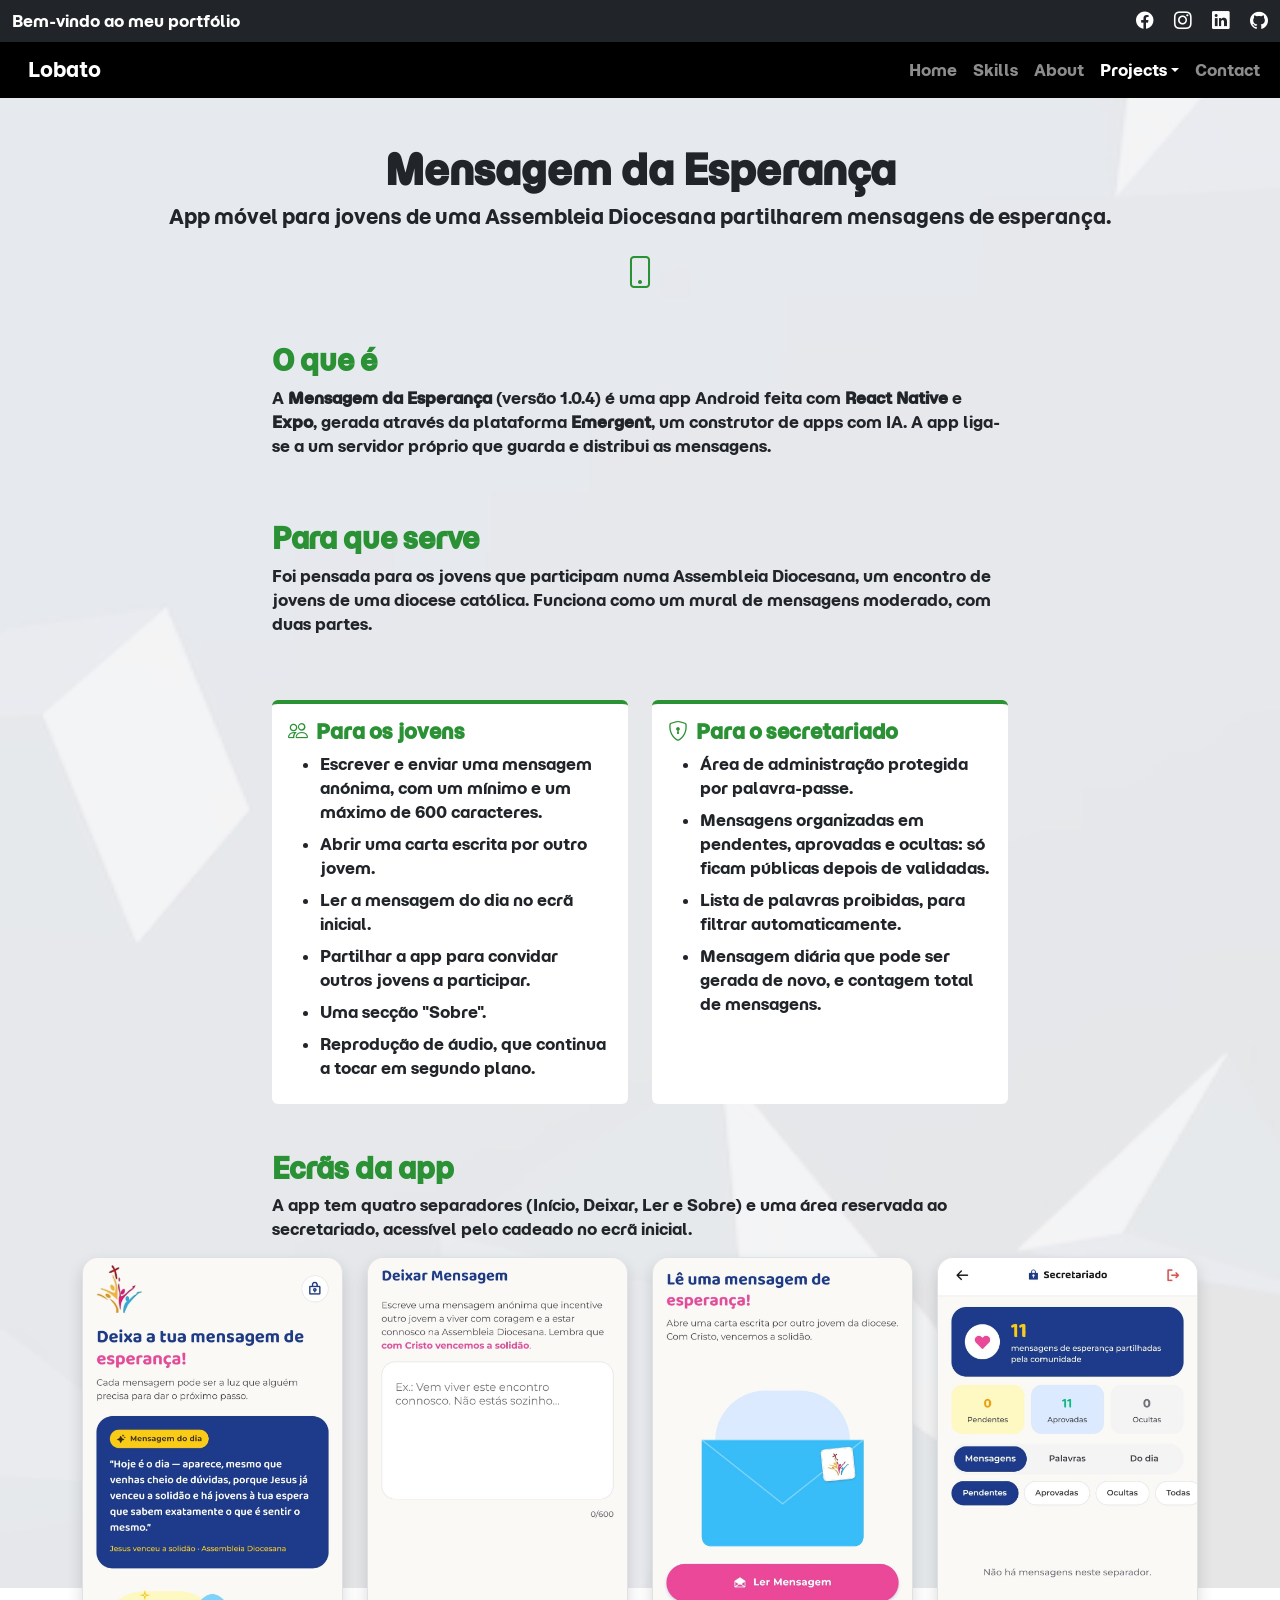
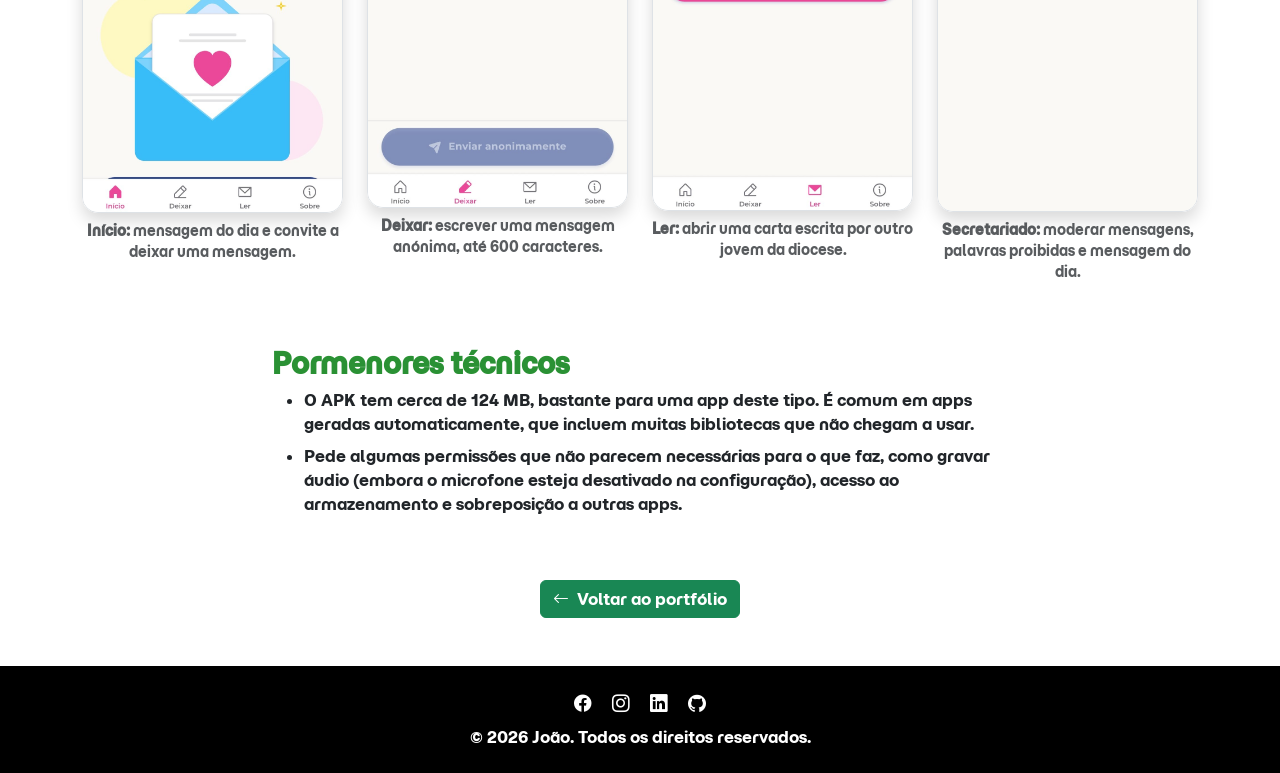
<file: MensagemDaEsperanca.html>
<!doctype html>
<html lang="pt">
  <head>
    <title>Mensagem da Esperança | My Portfolio</title>
    <!-- Required meta tags -->
    <meta charset="utf-8" />
    <meta
      name="viewport"
      content="width=device-width, initial-scale=1, shrink-to-fit=no"
    />

    <!-- Bootstrap CSS -->
    <link
      href="https://cdn.jsdelivr.net/npm/bootstrap@5.3.3/dist/css/bootstrap.min.css"
      rel="stylesheet"
      integrity="sha384-QWTKZyjpPEjISv5WaRU9OFeRpok6YctnYmDr5pNlyT2bRjXh0JMhjY6hW+ALEwIH"
      crossorigin="anonymous"
    />

    <!-- Bootstrap Icons -->
    <link
      rel="stylesheet"
      href="https://cdn.jsdelivr.net/npm/bootstrap-icons@1.11.3/font/bootstrap-icons.min.css"
    />

    <!-- Google Fonts CSS -->
    <link rel="preconnect" href="https://fonts.googleapis.com" />
    <link rel="preconnect" href="https://fonts.gstatic.com" crossorigin />
    <link
      href="https://fonts.googleapis.com/css2?family=Momo+Trust+Display&display=swap"
      rel="stylesheet"
    />
    <link
      href="https://fonts.googleapis.com/css2?family=Kalam:wght@400;700&display=swap"
      rel="stylesheet"
    />

    <!-- Main CSS -->
    <link rel="stylesheet" href="css/main.css" />
  </head>
  <body>
    <header id="top">
      <!-- barra de topo + navbar -->
      <div class="top-bar bg-dark text-white py-2">
        <div
          class="container-fluid d-flex flex-column flex-md-row justify-content-between align-items-center"
        >
          <span>Bem-vindo ao meu portfólio</span>

          <div class="social">
            <a
              href="https://www.facebook.com/?locale=pt_PT"
              class="text-white me-3"
              target="_blank"
              rel="noopener"
              ><i class="bi bi-facebook"></i
            ></a>
            <a
              href="https://www.instagram.com/"
              class="text-white me-3"
              target="_blank"
              rel="noopener"
              ><i class="bi bi-instagram"></i
            ></a>
            <a
              href="https://www.linkedin.com/"
              class="text-white me-3"
              target="_blank"
              rel="noopener"
              ><i class="bi bi-linkedin"></i
            ></a>
            <a
              href="https://github.com/"
              class="text-white"
              target="_blank"
              rel="noopener"
              ><i class="bi bi-github"></i
            ></a>
          </div>
        </div>
      </div>
      <nav class="navbar navbar-expand-lg navbar-dark bg-black">
        <div class="container-fluid">
          <!-- Nome à esquerda -->
          <a class="navbar-brand px-3" href="index(1).html">Lobato</a>

          <!-- Botão das 3 linhas (só aparece abaixo de 992px) -->
          <button
            class="navbar-toggler"
            type="button"
            data-bs-toggle="collapse"
            data-bs-target="#menu"
            aria-controls="menu"
            aria-expanded="false"
            aria-label="Abrir menu"
          >
            <div class="bar1"></div>
            <div class="bar2"></div>
            <div class="bar3"></div>
          </button>

          <!-- Entradas do menu -->
          <div class="collapse navbar-collapse" id="menu">
            <ul class="navbar-nav ms-auto">
              <li class="nav-item">
                <a class="nav-link" href="index(1).html">Home</a>
              </li>
              <li class="nav-item">
                <a class="nav-link" href="index(1).html#skills">Skills</a>
              </li>
              <li class="nav-item">
                <a class="nav-link" href="index(1).html#about">About</a>
              </li>

              <!-- Entrada com submenu -->
              <li class="nav-item dropdown">
                <a
                  class="nav-link dropdown-toggle active"
                  href="#"
                  role="button"
                  data-bs-toggle="dropdown"
                  aria-expanded="false"
                  >Projects</a
                >
                <ul class="dropdown-menu dropdown-menu-end">
                  <li>
                    <a
                      class="dropdown-item active"
                      href="MensagemDaEsperanca.html"
                      aria-current="page"
                      >Mensagem da Esperança</a
                    >
                  </li>
                  <li>
                    <a class="dropdown-item" href="NixOS.html"
                      >Configuração do NixOS</a
                    >
                  </li>
                  <li><hr class="dropdown-divider" /></li>
                  <li>
                    <a class="dropdown-item" href="Projects.html"
                      >See More...</a
                    >
                  </li>
                </ul>
              </li>
              <li class="nav-item">
                <a class="nav-link" href="index(1).html#contact">Contact</a>
              </li>
            </ul>
          </div>
        </div>
      </nav>
    </header>

    <main>
      <!-- ===== Apresentação do projeto ===== -->
      <section id="projeto" class="py-5">
        <div class="container">
          <div class="text-center mb-5">
            <h1 class="fw-bold">Mensagem da Esperança</h1>
            <p class="lead">
              App móvel para jovens de uma Assembleia Diocesana partilharem
              mensagens de esperança.
            </p>
            <a href="#top" class="back-top"><i class="bi bi-phone"></i></a>
          </div>

          <!-- O que é -->
          <article class="row justify-content-center mb-5">
            <div class="col-12 col-lg-8">
              <h2 class="h3 fw-bold">O que é</h2>
              <p>
                A <strong>Mensagem da Esperança</strong> (versão 1.0.4) é uma
                app Android feita com <strong>React Native</strong> e
                <strong>Expo</strong>, gerada através da plataforma
                <strong>Emergent</strong>, um construtor de apps com IA. A app
                liga-se a um servidor próprio que guarda e distribui as
                mensagens.
              </p>
            </div>
          </article>

          <!-- Para que serve -->
          <article class="row justify-content-center mb-5">
            <div class="col-12 col-lg-8">
              <h2 class="h3 fw-bold">Para que serve</h2>
              <p>
                Foi pensada para os jovens que participam numa Assembleia
                Diocesana, um encontro de jovens de uma diocese católica.
                Funciona como um mural de mensagens moderado, com duas partes.
              </p>
            </div>
          </article>

          <!-- As duas partes da app -->
          <div class="row g-4 justify-content-center mb-5">
            <div class="col-12 col-md-6 col-lg-4">
              <article class="card h-100">
                <div class="card-body">
                  <h3 class="h5 card-title fw-bold">
                    <i class="bi bi-people me-2"></i>Para os jovens
                  </h3>
                  <ul class="mb-0">
                    <li>
                      Escrever e enviar uma mensagem anónima, com um mínimo e um
                      máximo de 600 caracteres.
                    </li>
                    <li>Abrir uma carta escrita por outro jovem.</li>
                    <li>Ler a mensagem do dia no ecrã inicial.</li>
                    <li>
                      Partilhar a app para convidar outros jovens a participar.
                    </li>
                    <li>Uma secção "Sobre".</li>
                    <li>
                      Reprodução de áudio, que continua a tocar em segundo
                      plano.
                    </li>
                  </ul>
                </div>
              </article>
            </div>

            <div class="col-12 col-md-6 col-lg-4">
              <article class="card h-100">
                <div class="card-body">
                  <h3 class="h5 card-title fw-bold">
                    <i class="bi bi-shield-lock me-2"></i>Para o secretariado
                  </h3>
                  <ul class="mb-0">
                    <li>Área de administração protegida por palavra-passe.</li>
                    <li>
                      Mensagens organizadas em pendentes, aprovadas e ocultas:
                      só ficam públicas depois de validadas.
                    </li>
                    <li>
                      Lista de palavras proibidas, para filtrar automaticamente.
                    </li>
                    <li>
                      Mensagem diária que pode ser gerada de novo, e contagem
                      total de mensagens.
                    </li>
                  </ul>
                </div>
              </article>
            </div>
          </div>

          <!-- Ecrãs da app -->
          <article class="mb-5">
            <div class="row justify-content-center">
              <div class="col-12 col-lg-8">
                <h2 class="h3 fw-bold">Ecrãs da app</h2>
                <p>
                  A app tem quatro separadores (Início, Deixar, Ler e Sobre) e
                  uma área reservada ao secretariado, acessível pelo cadeado no
                  ecrã inicial.
                </p>
              </div>
            </div>

            <div class="row g-4 justify-content-center">
              <div class="col-6 col-lg-3">
                <figure class="figure w-100 text-center">
                  <img
                    src="images/app-inicio.jpeg"
                    class="figure-img img-fluid rounded-4 shadow border"
                    alt="Ecrã inicial com a mensagem do dia"
                  />
                  <figcaption class="figure-caption">
                    <strong>Início:</strong> mensagem do dia e convite a deixar
                    uma mensagem.
                  </figcaption>
                </figure>
              </div>

              <div class="col-6 col-lg-3">
                <figure class="figure w-100 text-center">
                  <img
                    src="images/app-deixar.jpeg"
                    class="figure-img img-fluid rounded-4 shadow border"
                    alt="Ecrã para escrever uma mensagem anónima"
                  />
                  <figcaption class="figure-caption">
                    <strong>Deixar:</strong> escrever uma mensagem anónima, até
                    600 caracteres.
                  </figcaption>
                </figure>
              </div>

              <div class="col-6 col-lg-3">
                <figure class="figure w-100 text-center">
                  <img
                    src="images/app-ler.jpeg"
                    class="figure-img img-fluid rounded-4 shadow border"
                    alt="Ecrã para abrir uma carta de outro jovem"
                  />
                  <figcaption class="figure-caption">
                    <strong>Ler:</strong> abrir uma carta escrita por outro
                    jovem da diocese.
                  </figcaption>
                </figure>
              </div>

              <div class="col-6 col-lg-3">
                <figure class="figure w-100 text-center">
                  <img
                    src="images/app-secretariado.jpeg"
                    class="figure-img img-fluid rounded-4 shadow border"
                    alt="Painel do secretariado com contagem de mensagens"
                  />
                  <figcaption class="figure-caption">
                    <strong>Secretariado:</strong> moderar mensagens, palavras
                    proibidas e mensagem do dia.
                  </figcaption>
                </figure>
              </div>
            </div>
          </article>

          <!-- Pormenores técnicos -->
          <article class="row justify-content-center">
            <div class="col-12 col-lg-8">
              <h2 class="h3 fw-bold">Pormenores técnicos</h2>
              <ul>
                <li>
                  O APK tem cerca de 124 MB, bastante para uma app deste tipo. É
                  comum em apps geradas automaticamente, que incluem muitas
                  bibliotecas que não chegam a usar.
                </li>
                <li>
                  Pede algumas permissões que não parecem necessárias para o que
                  faz, como gravar áudio (embora o microfone esteja desativado
                  na configuração), acesso ao armazenamento e sobreposição a
                  outras apps.
                </li>
              </ul>
            </div>
          </article>

          <!-- Voltar -->
          <div class="text-center mt-5">
            <a href="index(1).html" class="btn btn-success btn-work">
              <i class="bi bi-arrow-left me-2"></i>Voltar ao portfólio
            </a>
          </div>
        </div>
      </section>
    </main>

    <footer class="bg-black text-white text-center py-4">
      <div class="social mb-2">
        <a href="#" class="text-white me-3"><i class="bi bi-facebook"></i></a>
        <a href="#" class="text-white me-3"><i class="bi bi-instagram"></i></a>
        <a href="#" class="text-white me-3"><i class="bi bi-linkedin"></i></a>
        <a href="#" class="text-white"><i class="bi bi-github"></i></a>
      </div>
      <p class="mb-0">&copy; 2026 João. Todos os direitos reservados.</p>
    </footer>

    <script
      src="https://cdn.jsdelivr.net/npm/bootstrap@5.3.3/dist/js/bootstrap.bundle.min.js"
      integrity="sha384-YvpcrYf0tY3lHB60NNkmXc5s9fDVZLESaAA55NDzOxhy9GkcIdslK1eN7N6jIeHz"
      crossorigin="anonymous"
    ></script>

    <script>
      document.addEventListener("DOMContentLoaded", function () {
        const navbarToggler = document.querySelector(".navbar-toggler");

        if (navbarToggler) {
          navbarToggler.addEventListener("click", function () {
            navbarToggler.classList.toggle("change");
          });
        }
      });
    </script>
  </body>
</html>
</file>
<file: css/main.css>
body {
  font-family: "Momo Trust Display", sans-serif;
}

/*animacao barra para 992px*/
.bar1,
.bar2,
.bar3 {
  width: 23px;
  height: 2px;
  margin: 5px;
  background: #2a9134;
  transition: all 0.5s ease;
}

.change .bar1 {
  transform: rotate(-45deg) translate(-5px, 6px);
}

.change .bar2 {
  opacity: 0;
}

.change .bar3 {
  transform: rotate(45deg) translate(-5px, -8px);
}

/*icones redes sociais*/
.social a {
  font-size: 1.1rem;
  transition: color 0.3s; /* CSS3: transição suave */
}

.social a:hover {
  color: #2a9134 !important; /* !important porque o text-white do Bootstrap também usa !important */
}

/*carrossel*/
.carousel-item {
  min-height: 60vh;
  clip-path: polygon(0 0, 100% 0, 100% 85%, 0 95%);
}

.carousel-item::before {
  content: "";
  position: absolute;
  inset: 0;
  background: linear-gradient(to top, rgba(0, 0, 0, 0.8), rgba(0, 0, 0, 0.1));
  z-index: 1;
}

.carousel-caption {
  z-index: 2;
  bottom: 20%;
}

/* Só o título */
.carousel-caption h1 {
  font-family: "Kalam", cursive;
}

/* Só a frase */
.carousel-caption p {
  font-family: "Kalam", cursive;
}

@keyframes aparecer {
  from {
    opacity: 0;
    transform: translateY(30px);
  }
  to {
    opacity: 1;
    transform: translateY(0);
  }
}

/* Escondido por defeito, incluindo durante a transição */
.carousel-caption {
  opacity: 0;
}

/* Só aparece quando o slide já está ativo */
.carousel-item.active .carousel-caption {
  animation: aparecer 1s ease 0.2s both;
}

/* Sobe os tracinhos */
.carousel-indicators {
  bottom: 10%;
}

.seta-scroll {
  position: absolute;
  bottom: 5%;
  left: 50%;
  transform: translateX(-50%);
  z-index: 3;
  color: #fff;
  font-size: 2rem;
  animation: saltar 2s infinite;
}

@keyframes saltar {
  0%,
  100% {
    transform: translate(-50%, 0);
  }
  50% {
    transform: translate(-50%, 10px);
  }
}

.skill-icon {
  width: 100px;
  height: 100px;
  background-color: #2a9134;
  display: flex; /* centra o ícone dentro do polígono */
  justify-content: center;
  align-items: center;
  font-size: 2.5rem;
  color: #000; /* ícone preto */
  clip-path: polygon(
    50% 0%,
    100% 25%,
    100% 75%,
    50% 100%,
    0% 75%,
    0% 25%
  ); /* hexágono */
  transition: all 0.3s;
}

.skill-icon:hover {
  color: #fff; /* ícone fica branco com o rato por cima */
  background-color: #1e6b26;
}

/* Fundo cinzento em forma de polígono */
.about {
  background-color: #e9ecef;
  clip-path: polygon(0 5%, 100% 0, 100% 95%, 0 100%);
  padding-top: 6rem !important; /* espaço extra para o polígono não cortar o conteúdo */
  padding-bottom: 6rem !important;
}

/* Globo verde para voltar ao topo */
.back-top {
  font-size: 2rem;
  color: #2a9134;
  transition: transform 0.3s;
}

.back-top:hover {
  color: #1e6b26;
  transform: scale(1.2);
}

/* Contentor da imagem: esconde o que sai para fora quando a imagem cresce */
.img-wrap {
  overflow: hidden;
  position: relative;
}

.card-img-top {
  transition:
    transform 0.5s,
    filter 0.5s;
}

/* Efeito: a imagem aumenta e escurece */
.card:hover .card-img-top {
  transform: scale(1.1);
  filter: brightness(60%);
}

/* Camada verde transparente por cima da imagem */
.img-wrap::after {
  content: "";
  position: absolute;
  inset: 0; /* ocupa toda a imagem */
  background-color: rgba(42, 145, 52, 0.4);
  opacity: 0;
  transition: opacity 0.5s;
}

.card:hover .img-wrap::after {
  opacity: 1;
}

.btn-submit {
  transition: background-color 0.3s;
}

.btn-submit:hover {
  background-color: #000;
  border-color: #000;
}

body {
  background-image: url("../images/imagem-fundo.png");
  background-size: cover; /* a imagem cobre o ecrã todo */
  background-position: center; /* centrada */
  background-repeat: no-repeat; /* não se repete em mosaico */
  background-attachment: fixed; /* fica parada enquanto fazes scroll */
}

#skills,
#projects {
  color: #ffffff; /* troca pela cor que quiseres */
}

/* Página Mensagem da Esperança e Configuração NixOs */

/* Fundo semitransparente, para o texto se ler bem por cima da imagem fixa do body */
#projeto {
  background-color: rgba(255, 255, 255, 0.9);
}

/* Títulos a verde */
#projeto h2,
#projeto h3 {
  color: #2a9134;
}

/* Cards das duas partes da app */
#projeto .card {
  border: none;
  border-top: 4px solid #2a9134;
  transition: transform 0.3s;
}

#projeto .card:hover {
  transform: translateY(-5px);
}

/* Espaço entre os pontos das listas */
#projeto li {
  margin-bottom: 0.5rem;
}

.card-img-top {
  height: 250px;
  object-fit: cover;
  object-position: top;
}

#aboutCarousel,
#aboutCarousel .carousel-inner,
#aboutCarousel .carousel-item {
  background: none !important;
  clip-path: none !important;
  height: auto !important;
}

#aboutCarousel .carousel-item::before,
#aboutCarousel .carousel-item::after,
#aboutCarousel .carousel-inner::before,
#aboutCarousel .carousel-inner::after {
  display: none !important;
}
</file>
